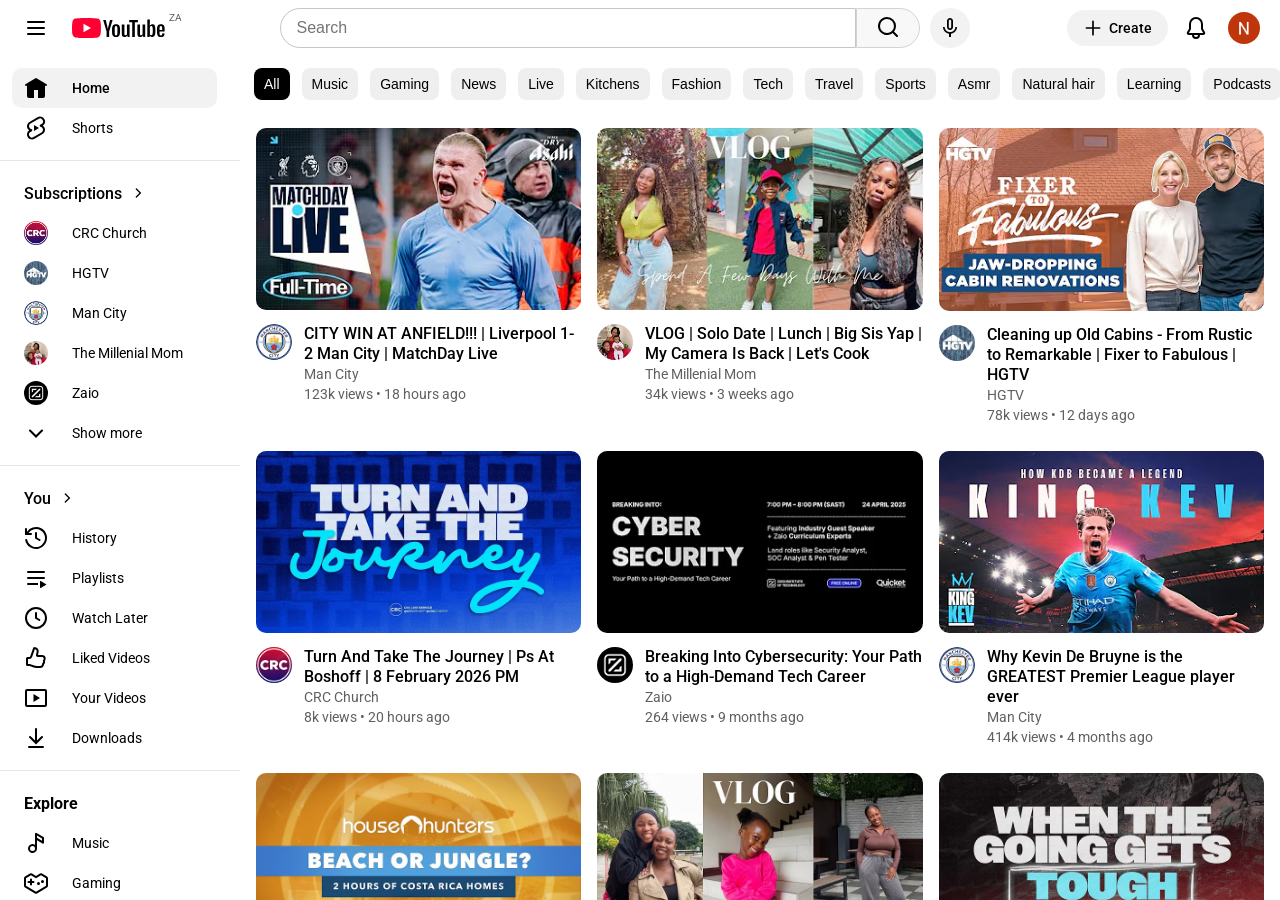
<file: index.html>
<!doctype html>
<html lang="en">
  <head>
    <meta charset="UTF-8" />
    <meta name="viewport" content="width=device-width, initial-scale=1.0" />
    <link
      href="https://fonts.googleapis.com/icon?family=Material+Icons"
      rel="stylesheet"
    />
    <link rel="icon" type="image/png" href="resources/favicon.png" />
    <link rel="stylesheet" href="style.css" />
    <title>YouTube</title>
  </head>
  <body>
    <nav>
        <div class="logo">
          <img src="resources/menu.svg" class="menu-icon" />
          <img src="resources/logo.svg" alt="YouTube logo" />
          <span class="country-code">ZA</span>
        </div>

        <div class="searchbar">
          <form>
            <input type="text" placeholder="Search" />
            <button title="Search">
              <img src="resources/search.svg" alt="" />
            </button>
          </form>

          <div class="search-mic" title="Search with your voice">
            <i class="material-icons">mic_none</i>
          </div>
        </div>

        <div class="nav-end">
          <details class="nav-dropdown create-dropdown">
            <summary class="create-btn">
              <img src="resources/create.svg"/>
              Create
            </summary>
            <div class="dropdown-panel">
              <span class="category"><img src="resources/your-vids.svg">Upload video</span>
              <span class="category"><img src="resources/go-live.svg">Go live</span>
              <span class="category"><img src="resources/new-post.svg">Create post</span>
            </div>
          </details>

          <button class="notif-btn">
            <img src="resources/notifications.svg" alt="" />
          </button>
          <details class="nav-dropdown profile-dropdown">
            <summary class="icon-btn profile-summary">
              <img src="resources/profile.jpg" class="profile"/>
            </summary>
            <div class="dropdown-panel">
              <span class="category"><img src="resources/sign-out.svg"><a href="login.html">Sign out</a></span>
              <span class="category"><img src="resources/switch-account.svg">Switch account</span>
              <span class="category"><img src="resources/settings.svg">Settings</span>
            </div>
          </details>
        </div>
      </nav>

      <main>
      <!-- side bar, recommendations carousel and videos
      
        <!-- Left Side of main -->
      <div class="sidebar">
        <div class="categories-section">
          <span class="category active">
            <img src="resources/home.svg" class="category-icon" />
            Home
          </span>
          <span class="category">
            <img src="resources/shorts.svg" class="category-icon" />
            Shorts
          </span>
        </div>

        <div class="categories-section">
          <span class="category">
            <h3>
              <a
                href="https://www.youtube.com/feed/subscriptions"
                class="category-heading"
                target="_blank"
                >Subscriptions</a
              >
            </h3>
            <img src="resources/right-arrow.svg" />
          </span>
          <span class="category">
            <img src="resources/crc.jpg" class="channel-icon" />
            CRC Church
          </span>
          <span class="category">
            <img src="resources/hgtv.jpg" class="channel-icon" />
            HGTV
          </span>
          <span class="category">
            <img src="resources/mancity.jpg" class="channel-icon" />
            Man City
          </span>
          <span class="category">
            <img src="resources/millenial-mom.jpg" class="channel-icon" />
            The Millenial Mom
          </span>
          <span class="category">
            <img src="resources/zaio.jpg" class="channel-icon" />
            Zaio
          </span>
          <span class="category">
            <img src="resources/arrow-down.svg" class="channel-icon" />
            Show more
          </span>
        </div>

        <div class="categories-section">
          <span class="category">
            <h3>
              <a
                href="https://www.youtube.com/feed/you"
                class="category-heading"
                target="_blank"
                >You</a
              >
            </h3>
            <img src="resources/right-arrow.svg" />
          </span>
          <span class="category">
            <img src="resources/history.svg" class="category-icon" />
            History
          </span>
          <span class="category">
            <img src="resources/playlists.svg" class="category-icon" />
            Playlists
          </span>
          <span class="category">
            <img src="resources/watch-later.svg" class="category-icon" />
            Watch Later
          </span>
          <span class="category">
            <img src="resources/liked-vids.svg" class="category-icon" />
            Liked Videos
          </span>
          <span class="category">
            <img src="resources/your-vids.svg" class="category-icon" />
            Your Videos
          </span>
          <span class="category">
            <img src="resources/downloads.svg" class="category-icon" />
            Downloads
          </span>
        </div>

        <div class="categories-section">
          <span class="category">
            <h3>Explore</h3>
          </span>
          <span class="category">
            <img src="resources/music.svg" class="category-icon" />
            Music
          </span>
          <span class="category">
            <img src="resources/gaming.svg" class="category-icon" />
            Gaming
          </span>
          <span class="category">
            <img src="resources/news.svg" class="category-icon" />
            News
          </span>
          <span class="category">
            <img src="resources/arrow-down.svg" class="category-icon" />
            Show more
          </span>
        </div>

        <div class="categories-section">
          <span class="category">
            <h3>More from YouTube</h3>
          </span>
          <span class="category">
            <img src="resources/yt-premium.svg" class="category-icon" />
            YouTube Premium
          </span>
          <span class="category">
            <img src="resources/yt-studio.svg" class="category-icon" />
            YouTube Studio
          </span>
          <span class="category">
            <img src="resources/yt-music.svg" class="category-icon" />
            YouTube Music
          </span>
          <span class="category">
            <img src="resources/yt-kids.svg" class="category-icon" />
            YouTube Kids
          </span>
        </div>

        <div class="categories-section">
          <span class="category">
            <img src="resources/settings.svg" class="category-icon" />
            Settings
          </span>
          <span class="category">
            <img src="resources/report-history.svg" class="category-icon" />
            Report History
          </span>
          <span class="category">
            <img src="resources/help.svg" class="category-icon" />
            Help
          </span>
          <span class="category">
            <img src="resources/feedback.svg" class="category-icon" />
            Send Feedback
          </span>
        </div>
        <footer>
          <div class="footer-section">
            <span class="footer-links">About</span>
            <span class="footer-links">Press</span>
            <span class="footer-links">Copyright</span>
            <span class="footer-links">Contact us</span>
            <span class="footer-links">Creator</span>
            <span class="footer-links">Advertise</span>
            <span class="footer-links">Developers</span>
          </div>
          <div class="footer-section">
            <span class="footer-links">Terms</span>
            <span class="footer-links">Privacy</span>
            <span class="footer-links">Policy & Safety</span>
            <span class="footer-links">How YouTube works</span>
            <span class="footer-links">Test new features</span>
          </div>
          <span class="copyright">© 2026 Nompilo YouTube Clone</span>
        </footer>
      </div>

      <!-- Main section with recommendations carousel on top -->
      <div class="main-section">
        <section class="recommendations">
          <div class="rec-container">
            <button class="rec-btn active">All</button>
            <button class="rec-btn">Music</button>
            <button class="rec-btn">Gaming</button>
            <button class="rec-btn">News</button>
            <button class="rec-btn">Live</button>
            <button class="rec-btn">Kitchens</button>
            <button class="rec-btn">Fashion</button>
            <button class="rec-btn">Tech</button>
            <button class="rec-btn">Travel</button>
            <button class="rec-btn">Sports</button>
            <button class="rec-btn">Asmr</button>
            <button class="rec-btn">Natural hair</button>
            <button class="rec-btn">Learning</button>
            <button class="rec-btn">Podcasts</button>
            <button class="rec-btn">Haul videos</button>
            <button class="rec-btn">Beauty salons</button>
          </div>
        </section>

        <!-- Videos Section -->
        <div class="video-grid">
          <div class="video">
            <div class="thumbnail">
              <img
                src="resources/thumbnail-1.jpg"
                class="thumbnail-img"
                alt=""
              />
              <div class="thumbnail-actions">
                <button class="thumb-action">
                  <i class="material-icons" title="Watch later">schedule</i>
                </button>
                <button class="thumb-action">
                  <i class="material-icons" title="Add to playlist">playlist_play</i>
                </button>
              </div>
            </div>
            <div class="details">
              <div class="profile">
                <img src="resources/mancity.jpg" class="thumbnail-icon" />
              </div>
              <div class="video-details">
                <h3>
                  CITY WIN AT ANFIELD!!! | Liverpool 1-2 Man City | MatchDay
                  Live
                </h3>
                <div class="posted-by">
                  <span>Man City</span>
                  <div class="views-date">
                    <span>123k views</span>
                    <span>•</span>
                    <span>18 hours ago</span>
                  </div>
                </div>
              </div>
            </div>
          </div>
          <div class="video">
            <div class="thumbnail">
              <img
                src="resources/thumbnail-2.jpg"
                class="thumbnail-img"
                alt=""
              />
              <div class="thumbnail-actions">
                <button class="thumb-action">
                  <i class="material-icons" title="Watch later">schedule</i>
                </button>
                <button class="thumb-action">
                  <i class="material-icons" title="Add to playlist">playlist_play</i>
                </button>
              </div>
            </div>
            <div class="details">
              <div class="profile">
                <img src="resources/millenial-mom.jpg" class="thumbnail-icon" />
              </div>
              <div class="video-details">
                <h3>
                  VLOG | Solo Date | Lunch | Big Sis Yap | My Camera Is Back |
                  Let's Cook
                </h3>
                <div class="posted-by">
                  <span>The Millenial Mom</span>
                  <div class="views-date">
                    <span>34k views</span>
                    <span>•</span>
                    <span>3 weeks ago</span>
                  </div>
                </div>
              </div>
            </div>
          </div>
          <div class="video">
            <div class="thumbnail">
              <img
                src="resources/thumbnail-3.jpg"
                class="thumbnail-img"
                alt=""
              />
              <div class="thumbnail-actions">
                <button class="thumb-action">
                  <i class="material-icons" title="Watch later">schedule</i>
                </button>
                <button class="thumb-action">
                  <i class="material-icons" title="Add to playlist">playlist_play</i>
                </button>
              </div>
            </div>
            <div class="details">
              <div class="profile">
                <img src="resources/hgtv.jpg" class="thumbnail-icon" />
              </div>
              <div class="video-details">
                <h3>
                  Cleaning up Old Cabins - From Rustic to Remarkable | Fixer to
                  Fabulous | HGTV
                </h3>
                <div class="posted-by">
                  <span>HGTV</span>
                  <div class="views-date">
                    <span>78k views</span>
                    <span>•</span>
                    <span>12 days ago</span>
                  </div>
                </div>
              </div>
            </div>
          </div>
          <div class="video">
            <div class="thumbnail">
              <img
                src="resources/thumbnail-4.jpg"
                class="thumbnail-img"
                alt=""
              />
              <div class="thumbnail-actions">
                <button class="thumb-action">
                  <i class="material-icons" title="Watch later">schedule</i>
                </button>
                <button class="thumb-action">
                  <i class="material-icons" title="Add to playlist">playlist_play</i>
                </button>
              </div>
            </div>
            <div class="details">
              <div class="profile">
                <img src="resources/crc.jpg" class="thumbnail-icon" />
              </div>
              <div class="video-details">
                <h3>
                  Turn And Take The Journey | Ps At Boshoff | 8 February 2026 PM
                </h3>
                <div class="posted-by">
                  <span>CRC Church</span>
                  <div class="views-date">
                    <span>8k views</span>
                    <span>•</span>
                    <span>20 hours ago</span>
                  </div>
                </div>
              </div>
            </div>
          </div>
          <div class="video">
            <div class="thumbnail">
              <img
                src="resources/thumbnail-5.jpg"
                class="thumbnail-img"
                alt=""
              />
              <div class="thumbnail-actions">
                <button class="thumb-action">
                  <i class="material-icons" title="Watch later">schedule</i>
                </button>
                <button class="thumb-action">
                  <i class="material-icons" title="Add to playlist">playlist_play</i>
                </button>
              </div>
            </div>
            <div class="details">
              <div class="profile">
                <img src="resources/zaio.jpg" class="thumbnail-icon" />
              </div>
              <div class="video-details">
                <h3>
                  Breaking Into Cybersecurity: Your Path to a High-Demand Tech
                  Career
                </h3>
                <div class="posted-by">
                  <span>Zaio</span>
                  <div class="views-date">
                    <span>264 views</span>
                    <span>•</span>
                    <span>9 months ago</span>
                  </div>
                </div>
              </div>
            </div>
          </div>
          <div class="video">
            <div class="thumbnail">
              <img
                src="resources/thumbnail-6.jpg"
                class="thumbnail-img"
                alt=""
              />
              <div class="thumbnail-actions">
                <button class="thumb-action">
                  <i class="material-icons" title="Watch later">schedule</i>
                </button>
                <button class="thumb-action">
                  <i class="material-icons" title="Add to playlist">playlist_play</i>
                </button>
              </div>
            </div>
            <div class="details">
              <div class="profile">
                <img src="resources/mancity.jpg" class="thumbnail-icon" />
              </div>
              <div class="video-details">
                <h3>
                  Why Kevin De Bruyne is the GREATEST Premier League player ever
                </h3>
                <div class="posted-by">
                  <span>Man City</span>
                  <div class="views-date">
                    <span>414k views</span>
                    <span>•</span>
                    <span>4 months ago</span>
                  </div>
                </div>
              </div>
            </div>
          </div>
          <div class="video">
            <div class="thumbnail">
              <img
                src="resources/thumbnail-7.jpg"
                class="thumbnail-img"
                alt=""
              />
              <div class="thumbnail-actions">
                <button class="thumb-action">
                  <i class="material-icons" title="Watch later">schedule</i>
                </button>
                <button class="thumb-action">
                  <i class="material-icons" title="Add to playlist">playlist_play</i>
                </button>
              </div>
            </div>
            <div class="details">
              <div class="profile">
                <img src="resources/hgtv.jpg" class="thumbnail-icon" />
              </div>
              <div class="video-details">
                <h3>
                  Costa Rica Home Searches From Beach To Jungle – House Hunters
                  Full Episode Marathon | HGTV
                </h3>
                <div class="posted-by">
                  <span>HGTV</span>
                  <div class="views-date">
                    <span>25k views</span>
                    <span>•</span>
                    <span>19 days ago</span>
                  </div>
                </div>
              </div>
            </div>
          </div>
          <div class="video">
            <div class="thumbnail">
              <img
                src="resources/thumbnail-8.jpg"
                class="thumbnail-img"
                alt=""
              />
              <div class="thumbnail-actions">
                <button class="thumb-action">
                  <i class="material-icons" title="Watch later">schedule</i>
                </button>
                <button class="thumb-action">
                  <i class="material-icons" title="Add to playlist">playlist_play</i>
                </button>
              </div>
            </div>
            <div class="details">
              <div class="profile">
                <img src="resources/millenial-mom.jpg" class="thumbnail-icon" />
              </div>
              <div class="video-details">
                <h3>
                  VLOG | Durban Visit | Am I Spoilt?| SHEIN Haul | Kids Party |
                  Lunch | Christmas Prep | Lots of Food
                </h3>
                <div class="posted-by">
                  <span>The Millenial Mom</span>
                  <div class="views-date">
                    <span>22k views</span>
                    <span>•</span>
                    <span>2 months ago</span>
                  </div>
                </div>
              </div>
            </div>
          </div>
          <div class="video">
            <div class="thumbnail">
              <img
                src="resources/thumbnail-9.jpg"
                class="thumbnail-img"
                alt=""
              />
              <div class="thumbnail-actions">
                <button class="thumb-action">
                  <i class="material-icons" title="Watch later">schedule</i>
                </button>
                <button class="thumb-action">
                  <i class="material-icons" title="Add to playlist">playlist_play</i>
                </button>
              </div>
            </div>
            <div class="details">
              <div class="profile">
                <img src="resources/crc.jpg" class="thumbnail-icon" />
              </div>
              <div class="video-details">
                <h3>
                  When The Going Gets Tough ! | Pastor At Boshoff | 8 February
                  2026 AM
                </h3>
                <div class="posted-by">
                  <span>CRC Church</span>
                  <div class="views-date">
                    <span>11k views</span>
                    <span>•</span>
                    <span>2 days ago</span>
                  </div>
                </div>
              </div>
            </div>
          </div>
          <div class="video">
            <div class="thumbnail">
              <img
                src="resources/thumbnail-10.jpg"
                class="thumbnail-img"
                alt=""
              />
              <div class="thumbnail-actions">
                <button class="thumb-action">
                  <i class="material-icons" title="Watch later">schedule</i>
                </button>
                <button class="thumb-action">
                  <i class="material-icons" title="Add to playlist">playlist_play</i>
                </button>
              </div>
            </div>
            <div class="details">
              <div class="profile">
                <img src="resources/zaio.jpg" class="thumbnail-icon" />
              </div>
              <div class="video-details">
                <h3>
                  Youth Day Edition: Build Your First Website Without Code
                </h3>
                <div class="posted-by">
                  <span>Zaio</span>
                  <div class="views-date">
                    <span>209 views</span>
                    <span>•</span>
                    <span>7 months ago</span>
                  </div>
                </div>
              </div>
            </div>
          </div>
          <div class="video">
            <div class="thumbnail">
              <img
                src="resources/thumbnail-11.jpg"
                class="thumbnail-img"
                alt=""
              />
              <div class="thumbnail-actions">
                <button class="thumb-action">
                  <i class="material-icons" title="Watch later">schedule</i>
                </button>
                <button class="thumb-action">
                  <i class="material-icons" title="Add to playlist">playlist_play</i>
                </button>
              </div>
            </div>
            <div class="details">
              <div class="profile">
                <img src="resources/crc.jpg" class="thumbnail-icon" />
              </div>
              <div class="video-details">
                <h3>Fan The Flame | Pastor At Boshoff | 25 January 2026 PM</h3>
                <div class="posted-by">
                  <span>CRC Church</span>
                  <div class="views-date">
                    <span>10k views</span>
                    <span>•</span>
                    <span>2 weeks ago</span>
                  </div>
                </div>
              </div>
            </div>
          </div>
          <div class="video">
            <div class="thumbnail">
              <img
                src="resources/thumbnail-12.jpg"
                class="thumbnail-img"
                alt=""
              />
              <div class="thumbnail-actions">
                <button class="thumb-action">
                  <i class="material-icons" title="Watch later">schedule</i>
                </button>
                <button class="thumb-action">
                  <i class="material-icons" title="Add to playlist">playlist_play</i>
                </button>
              </div>
            </div>
            <div class="details">
              <div class="profile">
                <img src="resources/zaio.jpg" class="thumbnail-icon" />
              </div>
              <div class="video-details">
                <h3>Zaio Online Open Day</h3>
                <div class="posted-by">
                  <span>Zaio</span>
                  <div class="views-date">
                    <span>325 views</span>
                    <span>•</span>
                    <span>8 months ago</span>
                  </div>
                </div>
              </div>
            </div>
          </div>
        </div>
      </div>
    </main>
  </body>
</html>
</file>
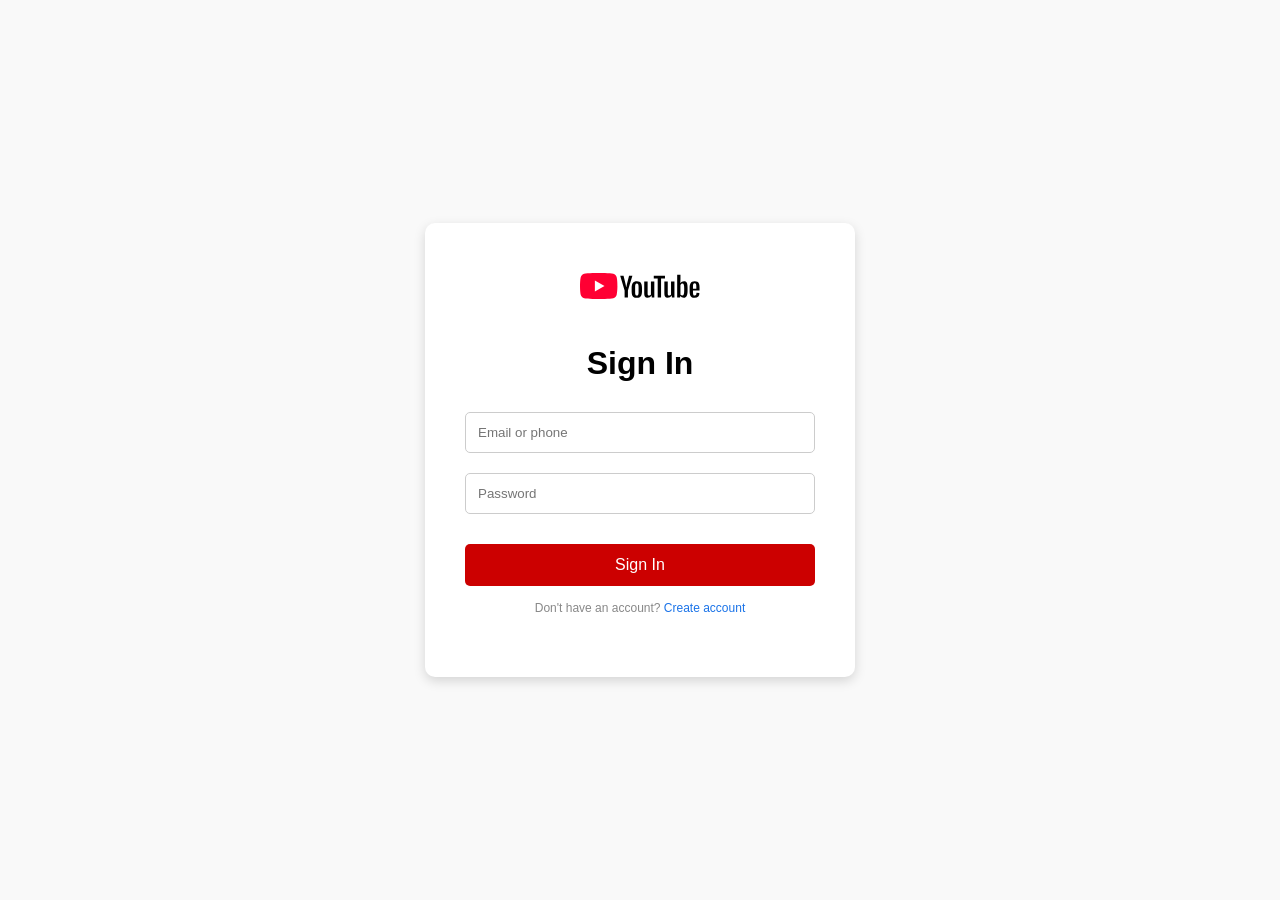
<file: login.html>
<!DOCTYPE html>
<html lang="en">
<head>
    <meta charset="UTF-8">
    <meta name="viewport" content="width=device-width, initial-scale=1.0">
    <title>YouTube Login</title>
    <link rel="icon" type="image/png" href="resources/favicon.png" />
    <link rel="stylesheet" href="login.css">
</head>
<body>
    <div class="login-wrapper">
        <div class="login-container">
            <img src="resources/logo.svg" 
                 alt="Logo" class="logo">

            <h1>Sign In</h1>

            <form action="index.html">
                <input type="text" placeholder="Email or phone">
                <input type="password" placeholder="Password">
                <button type="submit">Sign In</button>
            </form>

            <p class="note">Don't have an account? <a href="#">Create account</a></p>
        </div>
    </div>
</body>
</html>
</file>
<file: style.css>
@import url('https://fonts.googleapis.com/css2?family=Open+Sans:ital,wght@0,300..800;1,300..800&family=Roboto:ital,wght@0,100..900;1,100..900&display=swap');

* {
  margin: 0;
  padding: 0;
  box-sizing: border-box;
}

body {
  font-family: "Roboto", sans-serif;
}

nav {
    display: flex;
    justify-content: space-between;
    align-items: center;
    height: 56px;
    padding: 0 16px;
    position: sticky;
    top: 0;
    background: white;
    z-index: 30;
}
.logo {
    display: flex;
    cursor: pointer;
}
.logo .menu-icon {
    padding: 8px;
}
.logo img {
    padding: 18px 14px 18px 16px;
}
.country-code {
    margin: 12px 0 0 -10px;
    color: #606060;
    font-size: 10px;
}
.searchbar {
    display: flex;
    flex: 1;
    justify-content: center;
    min-width: 0;
}
.searchbar form {
    height: 40px;
    margin-left: 0;
    display: flex;
    border: none;
    width: 100%;
    max-width: 640px;
}
.searchbar input {
    flex: 1;
    min-width: 0;
    padding-left: 16px;
    font-size: 16px;
    border-top-left-radius: 40px;
    border-bottom-left-radius: 40px;
    border-right: none;
    border: 1px solid #c6c6c6;
    margin-left: 0;
}
.searchbar button {
    height: 100%;
    width: 64px;
    border-top-right-radius: 40px;
    border-bottom-right-radius: 40px;
    border: 1px solid #d3d3d3;
    background-color: #f8f8f8;
    cursor: pointer;
}
.searchbar button:hover {
    background-color: #F0F0F0;
}
.search-mic {
    margin-left: 10px;
    height: 40px;
    width: 40px;
    border-radius: 50%;
    background-color: #f2f2f2;
    display: flex;
    justify-content: center;
    align-items: center;
    cursor: pointer;
}
.search-mic:hover {
    background-color: #d9d9d9;
}
.nav-end {
  display: flex;
  align-items: center;
  gap: 8px;
}
.create-btn {
  display: flex;
  align-items: center;
  gap: 6px;
  height: 36px;
  padding: 0 16px;
  border: none;
  border-radius: 18px; 
  background-color: #f2f2f2;
  font-size: 14px;
  font-weight: 500;
  cursor: pointer;
}
.create-btn:hover {
  background-color: #e5e5e5;
}
.create-btn img {
  width: 20px;
  height: 20px;
}
.nav-dropdown {
  position: relative;
}
.dropdown-panel {
  display: none;
  position: absolute;
  top: calc(100% + 8px);
  right: 0;
  min-width: 220px;
  padding: 8px;
  border-radius: 12px;
  background: white;
  border: 1px solid #e5e5e5;
  box-shadow: 0 10px 24px rgba(0, 0, 0, 0.18);
  z-index: 10;
}
.dropdown-panel a {
    text-decoration: none;
    color: black;
}
.nav-dropdown[open] .dropdown-panel {
  display: block;
}
.profile-summary {
  padding: 0;
}
.notif-btn {
  width: 40px;
  height: 40px;
  padding: 0;
  border: none;
  background: none;
  border-radius: 50%;
  display: flex;
  align-items: center;
  justify-content: center;
  cursor: pointer;
}
.notif-btn img {
  width: 24px;
  height: 24px;
}
.notif-btn:hover {
  background-color: #e5e5e5;
}
.icon-btn {
  width: 40px;
  height: 40px;
  padding: 0;
  border: none;
  background: none;
  border-radius: 50%;
  display: flex;
  align-items: center;
  justify-content: center;
  cursor: pointer;
}

.icon-btn:hover {
  background-color: #e5e5e5;
}
nav .profile {
  width: 32px;
  height: 32px;
  border-radius: 50%;
  margin: 0px 10px;
  cursor: pointer;
}

main {
    display: flex;
    height: calc(100vh - 56px);
    overflow: hidden;
}
.sidebar {
    width: 240px;
    height: 100%;
    background-color: white;
    overflow-y: scroll;
}
.categories-section {
    padding: 12px;
    border-bottom: 1px solid #e5e5e5;
}
.category {
    width: 95%;
    display: flex;
    align-items: center;
    height: 40px;
    padding: 0 12px;
    font-size: 14px;
    font-weight: 400;
    cursor: pointer;
    border-radius: 10px;
}
.category:hover {
    background-color: #F2F2F2;
}
.active {
    background-color: #F2F2F2;
    font-weight: 500;
}
.active:hover {
    background-color: #e5e5e5;
}
.category img {
    margin-right: 24px;
}
.category-heading {
   padding-right: 8px; 
   text-decoration: none;
   color: black;
   font-weight: 500;
}
.channel-icon {
    height: 24px;
    width: 24px;
    border-radius: 50%;
}
footer {
    padding: 25px;
}
.footer-section {
    margin-bottom: 12px;

}
.footer-links {
    margin-right: 8px;
    color: #606060;
    font-size: 13px;
    font-weight: 500;
    cursor: pointer;
}
.copyright {
    color: #909090;
    font-size: 12px;
    font-weight: 400;
}
.main-section {
    width: calc(100vw - 240px);
    height: 100%;
    overflow-y: scroll;
}
.recommendations {
    position: sticky;
    margin-left: 14px;
    top: 0;
    z-index: 10;
    background-color: white;
    overflow: hidden;
}
.rec-container {
    display: flex;
    flex-wrap: nowrap;
    max-width: 100%;
    overflow: hidden;
    gap: 12px;
}
.rec-btn {
    padding: 8px 10px;
    border-radius: 8px;
    border: none;
    margin: 12px 0;
    font-size: 14px;
    font-weight: 500;
    cursor: pointer;
    flex: 0 0 auto;
}
.rec-container .active {
    color: white;
    background-color: black;
}
.video-grid {
    display: grid;
    grid-template-columns: repeat(3, 1fr);
    gap: 16px;
    padding: 16px;
}
.video {
    cursor: pointer;
    margin-bottom: 10px;
}
.details {
    display: flex;
    margin-top: 10px;
    width: 100%;
}
.details .profile {
    margin-right: 12px;
}
.thumbnail-img {
    border-radius: 10px;
    width: 100%;
}
.thumbnail {
  position: relative;
}
.thumbnail-actions {
  position: absolute;
  top: 8px;
  right: 8px;
  display: flex;
  gap: 6px;
  opacity: 0;
  transform: translateY(-4px);
  transition: opacity 0.15s ease, transform 0.15s ease;
}
.video:hover .thumbnail-actions {
  opacity: 1;
  transform: translateY(0);
}
.thumb-action {
  width: 38px;
  height: 38px;
  border-radius: 50%;
  border: none;
  background: rgba(0, 0, 0, 0.75);
  display: flex;
  align-items: center;
  justify-content: center;
  cursor: pointer;
}

.thumb-action i {
  font-size: 28px;
  color: #ffffff;
}
.thumbnail-icon {
    height: 36px;
    width: 36px;
    border-radius: 50%;
}
.video-details h3 {
    font-weight: 500;
    font-size: 16px;
}
.video-details {
    line-height: 20px;
}
.posted-by {
    font-size: 14px;
    color: #606060;
}

/* Responsiveness */
@media (max-width: 1024px) {
  nav {
    padding: 0 8px;
  }

  .logo img {
    padding: 12px 8px;
  }

  /* Sidebar must only show on larger screens */
  .sidebar {
    display: none;
  }

  .main-section {
    width: 100vw;
  }
  .recommendations {
    margin-left: 0;
    padding-left: 12px;
  }

  /* Only 2 vids per column */
  .video-grid {
    grid-template-columns: repeat(2, 1fr);
  }
}
/* Medium Screens */
@media (max-width: 959px) {
  .searchbar form {
    max-width: none;
    width: auto;
  }

  .searchbar input {
    display: none;
  }

  .searchbar button {
    width: 40px;
    height: 40px;
    border: none;
    background: transparent;
    border-radius: 50%;
    display: flex;
    align-items: center;
    justify-content: center;
  }

  .searchbar button:hover {
    background-color: #e5e5e5;
  }
}

@media (min-width: 960px) and (max-width: 1200px) {
  .video-grid {
    grid-template-columns: repeat(3, 1fr);
  }

  /* Show search input again, but shorter */
  .searchbar input {
    display: block;
    width: 100%;
  }

  .searchbar form {
    max-width: 420px;
  }

  .searchbar button {
    width: 56px;
  }

  .searchbar button:hover {
    background-color: #F0F0F0;
  }
}

/* Small screens below 572px */
@media (max-width: 571px) {
  .video-grid {
    grid-template-columns: 1fr;
  }
}

/* Small screens – phones */
@media (max-width: 480px) {
  nav {
    height: 48px;
    padding: 4px 8px;
    flex-wrap: nowrap;
    gap: 8px;
    z-index: 20;
  }

  .logo .menu-icon {
    padding: 4px;
  }

  .logo img {
    padding: 10px 6px;
  }

  .country-code {
    margin: 10px 0 0 -8px;
    font-size: 9px;
  }

  .logo {
    flex: 0 0 auto;
    align-items: center;
  }

  .searchbar {
    order: 2;
    flex: 1 1 auto;
    margin: 0 4px;
    justify-content: flex-start;
    align-items: center;
    gap: 4px;
  }

  .searchbar form {
    display: flex;
    justify-content: flex-start;
    align-items: center;
    margin-left: 0;
  }

  .searchbar input {
    display: none;
  }

  .searchbar button {
    width: 40px;
    height: 40px;
    border: none;
    background: transparent;
    border-radius: 50%;
    display: flex;
    align-items: center;
    justify-content: center;
  }

  .searchbar button:hover {
    background-color: #e5e5e5;
  }

  .search-mic {
    margin-left: 0;
    height: 40px;
    width: 40px;
    background: transparent;
    border-radius: 50%;
    padding: 0;
    display: flex;
    align-items: center;
    justify-content: center;
  }

  .search-mic:hover {
    background-color: #d9d9d9;
  }

  .nav-end {
    order: 3;
    gap: 4px;
    flex: 0 0 auto;
  }

  .create-btn {
    height: 32px;
    padding: 0 10px;
    border-radius: 16px;
    font-size: 12px;
    gap: 6px;
  }

  .create-btn img {
    width: 18px;
    height: 18px;
  }

  .notif-btn {
    width: 36px;
    height: 36px;
  }

  .notif-btn img {
    width: 20px;
    height: 20px;
  }

  nav .profile {
    width: 28px;
    height: 28px;
    margin: 0 6px;
  }

  main {
    flex-direction: column;
    height: calc(100vh - 48px);
    overflow: hidden;
  }

  .sidebar {
    display: none;
  }

  .main-section {
    width: 100vw;
    height: 100%;
    overflow-y: auto;
  }

  .recommendations {
    margin-left: 0;
    padding: 4px 8px;
    overflow: hidden;
    position: sticky;
    top: 0;
    z-index: 10;
    background-color: white;
  }

  .rec-container {
    display: flex;
    overflow: hidden;
    flex-wrap: nowrap;
    max-width: 100%;
    gap: 8px;
  }

  .rec-btn {
    margin: 0;
    flex: 0 0 auto;
    white-space: nowrap;
  }

  .video-grid {
    display: grid;
    grid-template-columns: 1fr;
    padding: 12px 10px;
    gap: 12px;
    justify-items: center;
  }

  .video {
    width: 100%;
    max-width: 420px;
    margin: 0;
  }

  .thumbnail-img {
    border-radius: 8px;
  }

  .details {
    margin-top: 8px;
  }

  .thumbnail-icon {
    height: 32px;
    width: 32px;
  }

  .video-details h3 {
    font-size: 14px;
    line-height: 18px;
  }

  .posted-by {
    font-size: 12px;
  }

  .details {
    width: 100%;
  }
}
</file>
<file: login.css>
body {
    font-family: Arial, sans-serif;
    background-color: #f9f9f9;
    display: flex;
    justify-content: center;
    align-items: center;
    height: 100vh;
    margin: 0;
}
.login-wrapper {
    display: flex;
    justify-content: center;
    align-items: center;
}
.login-container {
    background-color: white;
    padding: 50px 40px;
    border-radius: 10px;
    box-shadow: 0 4px 12px rgba(0,0,0,0.15);
    width: 350px;
    text-align: center;
}
.logo {
    width: 120px;
    margin-bottom: 20px;
}
.login-container h1 {
    margin-bottom: 20px;
}

.login-container input {
    width: 100%;
    padding: 12px;
    margin: 10px 0;
    border-radius: 5px;
    border: 1px solid #ccc;
    box-sizing: border-box;
}
.login-container button {
    width: 100%;
    padding: 12px;
    margin-top: 20px;
    border: none;
    background-color: #cc0000; /* YouTube red */
    color: white;
    font-size: 16px;
    border-radius: 5px;
    cursor: pointer;
}
.login-container button:hover {
    background-color: #e60000;
}
.note {
    font-size: 12px;
    color: #888;
    margin-top: 15px;
}
.note a {
    color: #1a73e8;
    text-decoration: none;
}
.note a:hover {
    text-decoration: underline;
}
</file>
